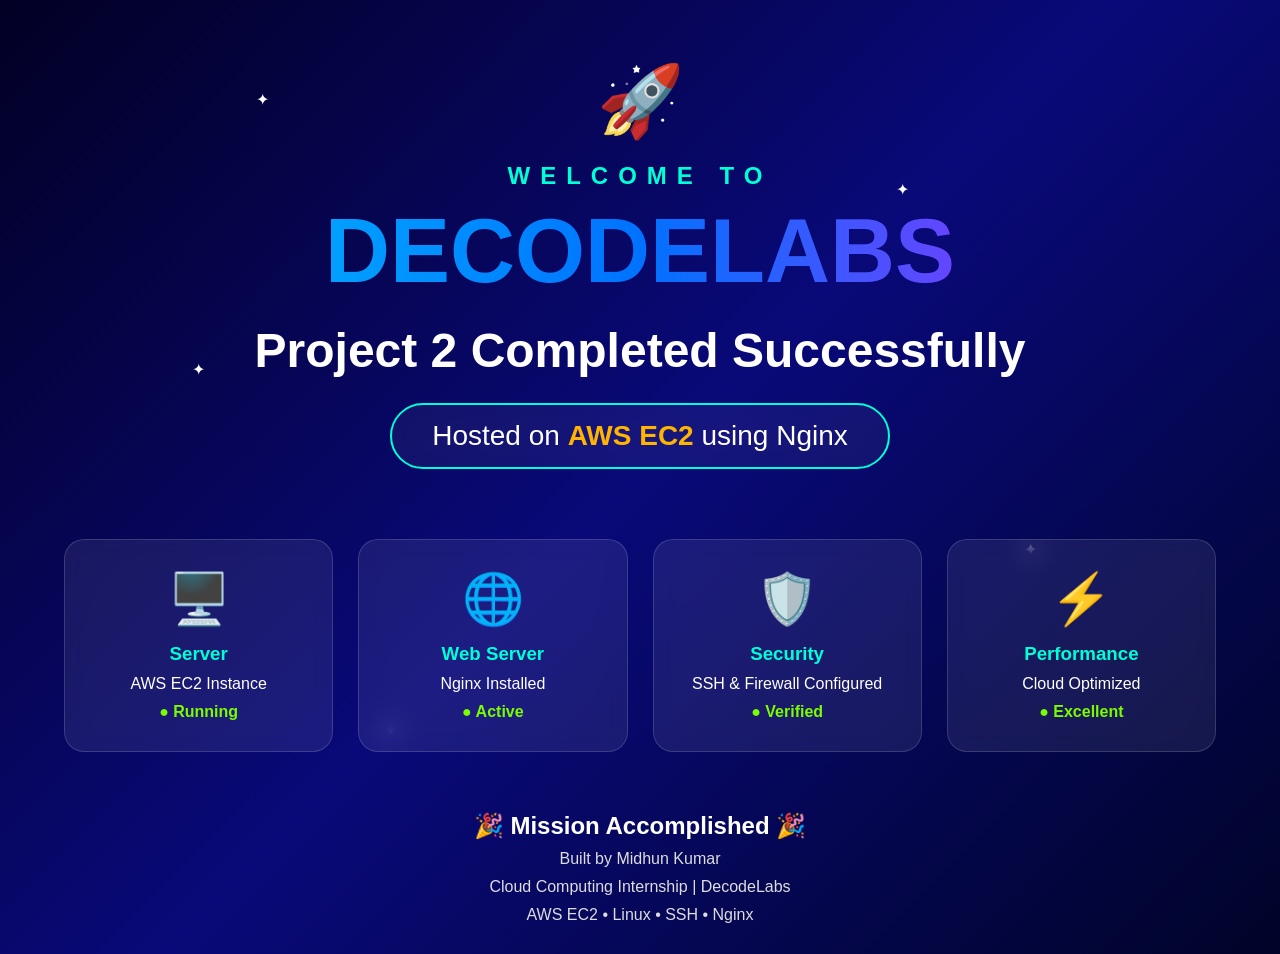
<file: task-2-server-commander/index.html>
<!DOCTYPE html>
<html lang="en">
<head>
<meta charset="UTF-8">
<meta name="viewport" content="width=device-width, initial-scale=1.0">
<title>DecodeLabs Project 2</title>

<style>
*{
    margin:0;
    padding:0;
    box-sizing:border-box;
    font-family:'Segoe UI',sans-serif;
}

body{
    min-height:100vh;
    background:linear-gradient(135deg,#020024,#090979,#000428);
    color:white;
    overflow-x:hidden;
}

.container{
    width:90%;
    max-width:1200px;
    margin:auto;
    text-align:center;
    padding-top:60px;
}

.rocket{
    font-size:70px;
    animation:float 3s ease-in-out infinite;
}

@keyframes float{
    0%,100%{transform:translateY(0);}
    50%{transform:translateY(-15px);}
}

.welcome{
    letter-spacing:10px;
    color:#00ffd5;
    margin-top:20px;
}

.logo{
    font-size:90px;
    font-weight:900;
    background:linear-gradient(90deg,#00c6ff,#0072ff,#b721ff);
    -webkit-background-clip:text;
    -webkit-text-fill-color:transparent;
    margin-top:10px;
}

.subtitle{
    margin-top:20px;
    font-size:48px;
    font-weight:bold;
}

.badge{
    display:inline-block;
    margin-top:25px;
    padding:15px 40px;
    border:2px solid #00ffd5;
    border-radius:50px;
    font-size:28px;
    background:rgba(255,255,255,0.05);
    backdrop-filter:blur(10px);
}

.badge span{
    color:#ffb400;
    font-weight:bold;
}

.cards{
    margin-top:70px;
    display:grid;
    grid-template-columns:repeat(auto-fit,minmax(250px,1fr));
    gap:25px;
}

.card{
    background:rgba(255,255,255,0.08);
    backdrop-filter:blur(12px);
    border:1px solid rgba(255,255,255,0.15);
    border-radius:20px;
    padding:30px;
    transition:0.3s;
}

.card:hover{
    transform:translateY(-10px);
    box-shadow:0 0 25px rgba(0,255,213,0.4);
}

.icon{
    font-size:50px;
    margin-bottom:15px;
}

.card h3{
    margin-bottom:10px;
    color:#00ffd5;
}

.status{
    color:#7CFC00;
    margin-top:10px;
    font-weight:bold;
}

.footer{
    margin-top:60px;
    padding-bottom:30px;
}

.footer p{
    margin-top:10px;
    color:#ddd;
}

.stars{
    position:fixed;
    width:100%;
    height:100%;
    z-index:-1;
}

.star{
    position:absolute;
    color:white;
    animation:blink 2s infinite;
}

@keyframes blink{
    50%{opacity:0.2;}
}
</style>

</head>

<body>

<div class="stars">
    <div class="star" style="top:10%;left:20%;">✦</div>
    <div class="star" style="top:20%;left:70%;">✦</div>
    <div class="star" style="top:40%;left:15%;">✦</div>
    <div class="star" style="top:60%;left:80%;">✦</div>
    <div class="star" style="top:80%;left:30%;">✦</div>
</div>

<div class="container">

    <div class="rocket">🚀</div>

    <h2 class="welcome">WELCOME TO</h2>

    <div class="logo">DECODELABS</div>

    <div class="subtitle">
        Project 2 Completed Successfully
    </div>

    <div class="badge">
        Hosted on <span>AWS EC2</span> using Nginx
    </div>

    <div class="cards">

        <div class="card">
            <div class="icon">🖥️</div>
            <h3>Server</h3>
            <p>AWS EC2 Instance</p>
            <div class="status">● Running</div>
        </div>

        <div class="card">
            <div class="icon">🌐</div>
            <h3>Web Server</h3>
            <p>Nginx Installed</p>
            <div class="status">● Active</div>
        </div>

        <div class="card">
            <div class="icon">🛡️</div>
            <h3>Security</h3>
            <p>SSH & Firewall Configured</p>
            <div class="status">● Verified</div>
        </div>

        <div class="card">
            <div class="icon">⚡</div>
            <h3>Performance</h3>
            <p>Cloud Optimized</p>
            <div class="status">● Excellent</div>
        </div>

    </div>

    <div class="footer">
        <h2>🎉 Mission Accomplished 🎉</h2>
        <p>Built by Midhun Kumar</p>
        <p>Cloud Computing Internship | DecodeLabs</p>
        <p>AWS EC2 • Linux • SSH • Nginx</p>
    </div>

</div>

</body>
</html>
</file>
